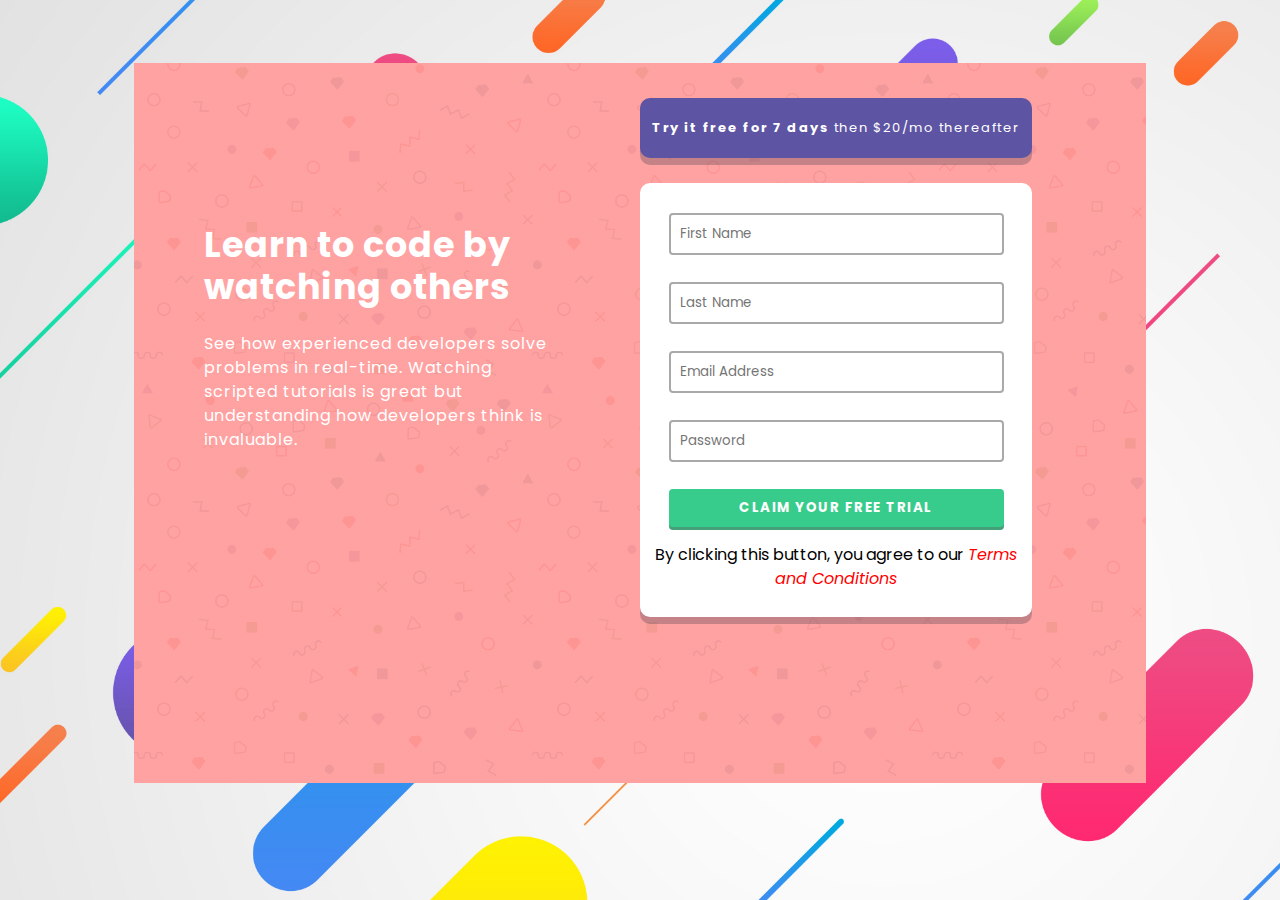
<file: index.html>
<!DOCTYPE html>
<html lang="en">
  <head>
    <meta charset="UTF-8" />
    <meta http-equiv="X-UA-Compatible" content="IE=edge" />
    <meta name="viewport" content="width=device-width, initial-scale=1.0" />
    <link rel="preconnect" href="https://fonts.googleapis.com" />
    <link rel="preconnect" href="https://fonts.gstatic.com" crossorigin />
    <link
      href="https://fonts.googleapis.com/css2?family=Poppins:wght@400;500;600;700&display=swap"
      rel="stylesheet"
    />
    <link rel="stylesheet" href="main.css" />
    <title>Learn To Code</title>
  </head>
  <body>
    <section id="container">
      <div class="grid-container">
        <div class="grid-item grid-item-1">
          <h1 id="text-head">
            Learn to code by <br />
            watching others
          </h1>
          <span id="text-body">
            <div class="container info">
              See how experienced developers solve problems in real-time.
              Watching scripted tutorials is great but understanding how
              developers think is invaluable.
            </div>
          </span>
        </div>
        <div class="grid-item grid-item-2">
          <div class="free-trial-text">
            <b>Try it free for 7 days</b> then $20/mo thereafter
          </div>
          <div class="container form-container">
            <form id="form" class="form" action="message.html">
              <input
                id="firstName"
                name="firstName"
                type="text"
                placeholder="First Name"
              />
              <div id="firstName_error">First Name cannot be empty</div>
              <input
                id="lastName"
                name="lastName"
                type="text"
                placeholder="Last Name"
              />
              <div id="lastName_error">Last Name cannot be empty</div>
              <input
                id="email"
                name="email"
                type="email"
                placeholder="Email Address"
              />
              <div id="email_error">Looks like this is not an email</div>
              <input
                id="password"
                name="password"
                type="password"
                placeholder="Password"
              />
              <div id="pass_error">Password cannot be empty</div>
              <button id="submit" type="submit" value="Submit">
                CLAIM YOUR FREE TRIAL
              </button>
              <p class="terms">
                By clicking this button, you agree to our
                <a href="https://google.com" target="_blank"
                  >Terms and Conditions</a
                >
              </p>
            </form>
          </div>
        </div>
      </div>
    </section>
    <script src="script.js"></script>
  </body>
</html>
</file>
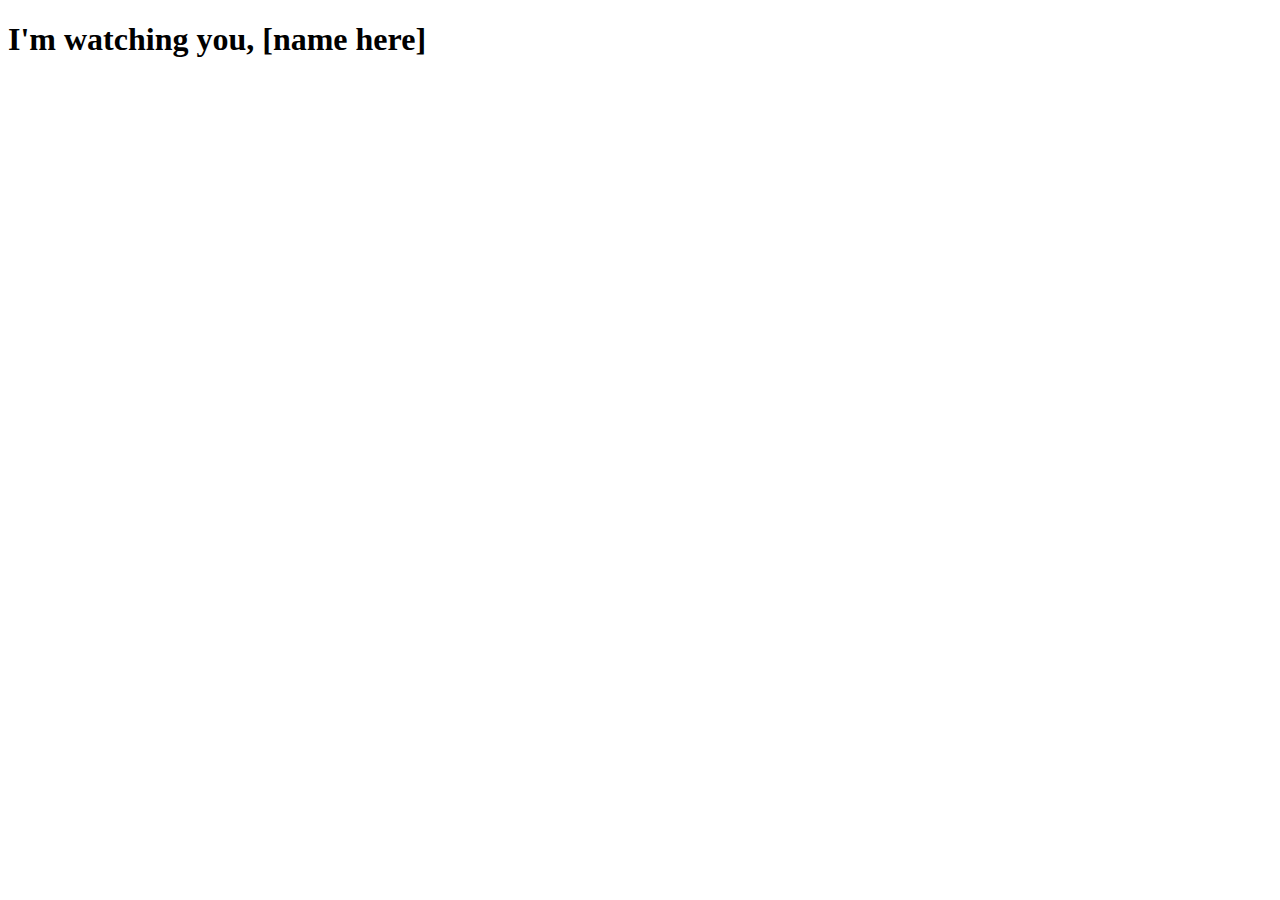
<file: message.html>
<!DOCTYPE html>
<html lang="en">
  <head>
    <meta charset="UTF-8" />
    <meta http-equiv="X-UA-Compatible" content="IE=edge" />
    <meta name="viewport" content="width=device-width, initial-scale=1.0" />
    <title>Welcome</title>
  </head>
  <body>
    <h1>I'm watching you, [name here]</h1>
  </body>
</html>
</file>
<file: main.css>
* {
  font-family: "Poppins", sans-serif;
  box-sizing: border-box;
}

body {
  background-image: url(images/OQCI8I0.jpg);
  background-size: cover;
  height: 80vh;
}

#container {
  width: 80%;
  height: 100%;
  background: linear-gradient(rgba(255, 122, 122, 0.7), rgba(255 122, 122, 0.7)),
    url(images/memphis-colorful.png);
  padding: 30px;
  margin: auto;
  margin-top: 5%;
}

.grid-container {
  display: grid;
  grid-template-columns: 2fr 2fr;
  margin: -15px;
}

.grid-item-1 {
  padding-right: 75px;
  margin-top: 25%;
  justify-content: center;
  padding-left: 55px;
}

.grid-item-2 {
  margin-top: 4%;
}

#text-head {
  color: white;
  font-weight: 650;
  font-size: 35px;
  line-height: 1.2;
  letter-spacing: 1px;
}

#text-body {
  color: white;
  font-weight: 300;
}

.info {
  line-height: 24px;
  font-weight: 400;
  letter-spacing: 1px;
}

.free-trial-text {
  width: 80%;
  color: white;
  background-color: #5d54a3;
  text-align: center;
  padding: 20px 0px;
  border-radius: 10px;
  margin: 0 0 25px 0;
  letter-spacing: 1.5px;
  font-size: small;
  box-shadow: 0 7px rgba(62, 60, 73, 0.3);
}

.form-container {
  width: 80%;
  background-color: white;
  justify-content: center;
  display: flex;
  border-radius: 10px;
  padding: 0 10px 10px;
  box-shadow: 0 7px rgba(62, 60, 73, 0.3);
}

.form {
  display: grid;
  place-items: center;
  margin: 30px 0 0 0;
}

input,
button {
  width: 90%;
  padding: 9px;
  border: 2px solid darkgray;
  border-radius: 4px;
  box-sizing: border-box;
  margin-bottom: 27px;
}

input[type="text"]:focus,
input[type="email"]:focus,
input[type="password"]:focus {
  border: 2px solid #abd1f3;
}

#submit {
  background-color: #38cc8c;
  color: white;
  text-align: center;
  width: 90%;
  box-sizing: border-box;
  letter-spacing: 1.5px;
  font-weight: bold;
  cursor: pointer;
  border: none;
  box-shadow: 0 3px rgba(20, 136, 86, 0.8);
  margin-bottom: 0;
}

#submit:hover {
  color: rgba(211, 230, 221, 0.87);
}

.form #firstName_error,
.form #lastName_error,
.form #email_error,
.form #pass_error {
  margin: 3px -50px 0 0;
  width: 345px;
  font-size: 10px;
  text-align: right;
  padding: 0;
  color: red;
  font-style: italic;
  font-weight: 500;
  display: none;
}

a {
  text-decoration: none;
  color: red;
  font-style: italic;
}

.terms {
  text-align: center;
  font-weight: 400;
  line-height: 1.5;
}

@media (max-width: 768px) /* and (min-aspect-ratio: 7/4) */ {
  * {
    background-image: none;
    box-sizing: border-box;
  }

  body {
    background: linear-gradient(
        rgba(255, 122, 122, 0.7),
        rgba(255 122, 122, 0.7)
      ),
      url(images/memphis-colorful.png);
  }

  #container {
    width: 100vw;
    height: 100vh;
    padding: 0;
    margin: 0;
  }

  .grid-container {
    display: grid;
    margin: 10px;
    grid-template-columns: 2fr;
  }

  .grid-item-1 {
    margin: 75px 0px 40px;
    text-align: center;
    padding-right: 0;
    place-items: center;
    padding-left: 0;
  }

  .grid-item-2 {
    margin: 50px;
  }

  #text-head {
    font-weight: 900;
    font-size: 30px;
    letter-spacing: 1px;
    line-height: 42px;
  }

  #text-body {
    font-size: 20px;
    font-weight: lighter;
  }

  .info {
    margin: 15px;
    line-height: 27px;
  }

  .free-trial-text {
    text-align: center;
    margin-bottom: 35px;
    margin-right: 0;
    padding: 22px;
    width: 100%;
  }

  .form-container {
    margin-right: 0;
    padding: 20px;
    display: block;
    width: 100%;
  }

  input,
  button {
    width: 95%;
    box-sizing: border-box;
    padding: 15px;
  }

  .form #firstName_error,
  .form #lastName_error,
  .form #email_error,
  .form #pass_error {
    margin: 7px -205px 0 0;
  }

  #submit {
    width: 95%;
  }
}

@media (max-width: 480px) and (orientation: portrait) {
  * {
    background-image: none;
  }

  body {
    background: linear-gradient(
        rgba(255, 122, 122, 0.7),
        rgba(255 122, 122, 0.7)
      ),
      url(images/memphis-colorful.png);
  }

  #container {
    width: 460px;
    height: 500px;
    padding: 0;
    margin: 0;
  }

  .grid-container {
    display: grid;
    margin: 10px;
    grid-template-columns: 2fr;
  }

  .grid-item-1 {
    margin: 75px 0px 20px;
    text-align: center;
    /* font-weight: 600; */
    padding-right: 0;
    justify-content: center;
    padding-left: 0;
  }

  #text-head {
    font-weight: 900;
    font-size: 30px;
    letter-spacing: 0.5px;
    line-height: 35px;
  }

  #text-body {
    font-weight: 400;
  }

  .info {
    line-height: 25px;
    letter-spacing: 1px;
  }

  .free-trial-text {
    text-align: center;
    margin-bottom: 35px;
    margin-right: 0;
    width: 100%;
  }

  .form-container {
    margin-right: 0;
    width: 100%;
  }

  input,
  button {
    width: 95%;
  }

  .form #firstName_error,
  .form #lastName_error,
  .form #email_error,
  .form #pass_error {
    margin: 7px 12px 0 0;
  }

  #submit {
    width: 95%;
  }
}
</file>
